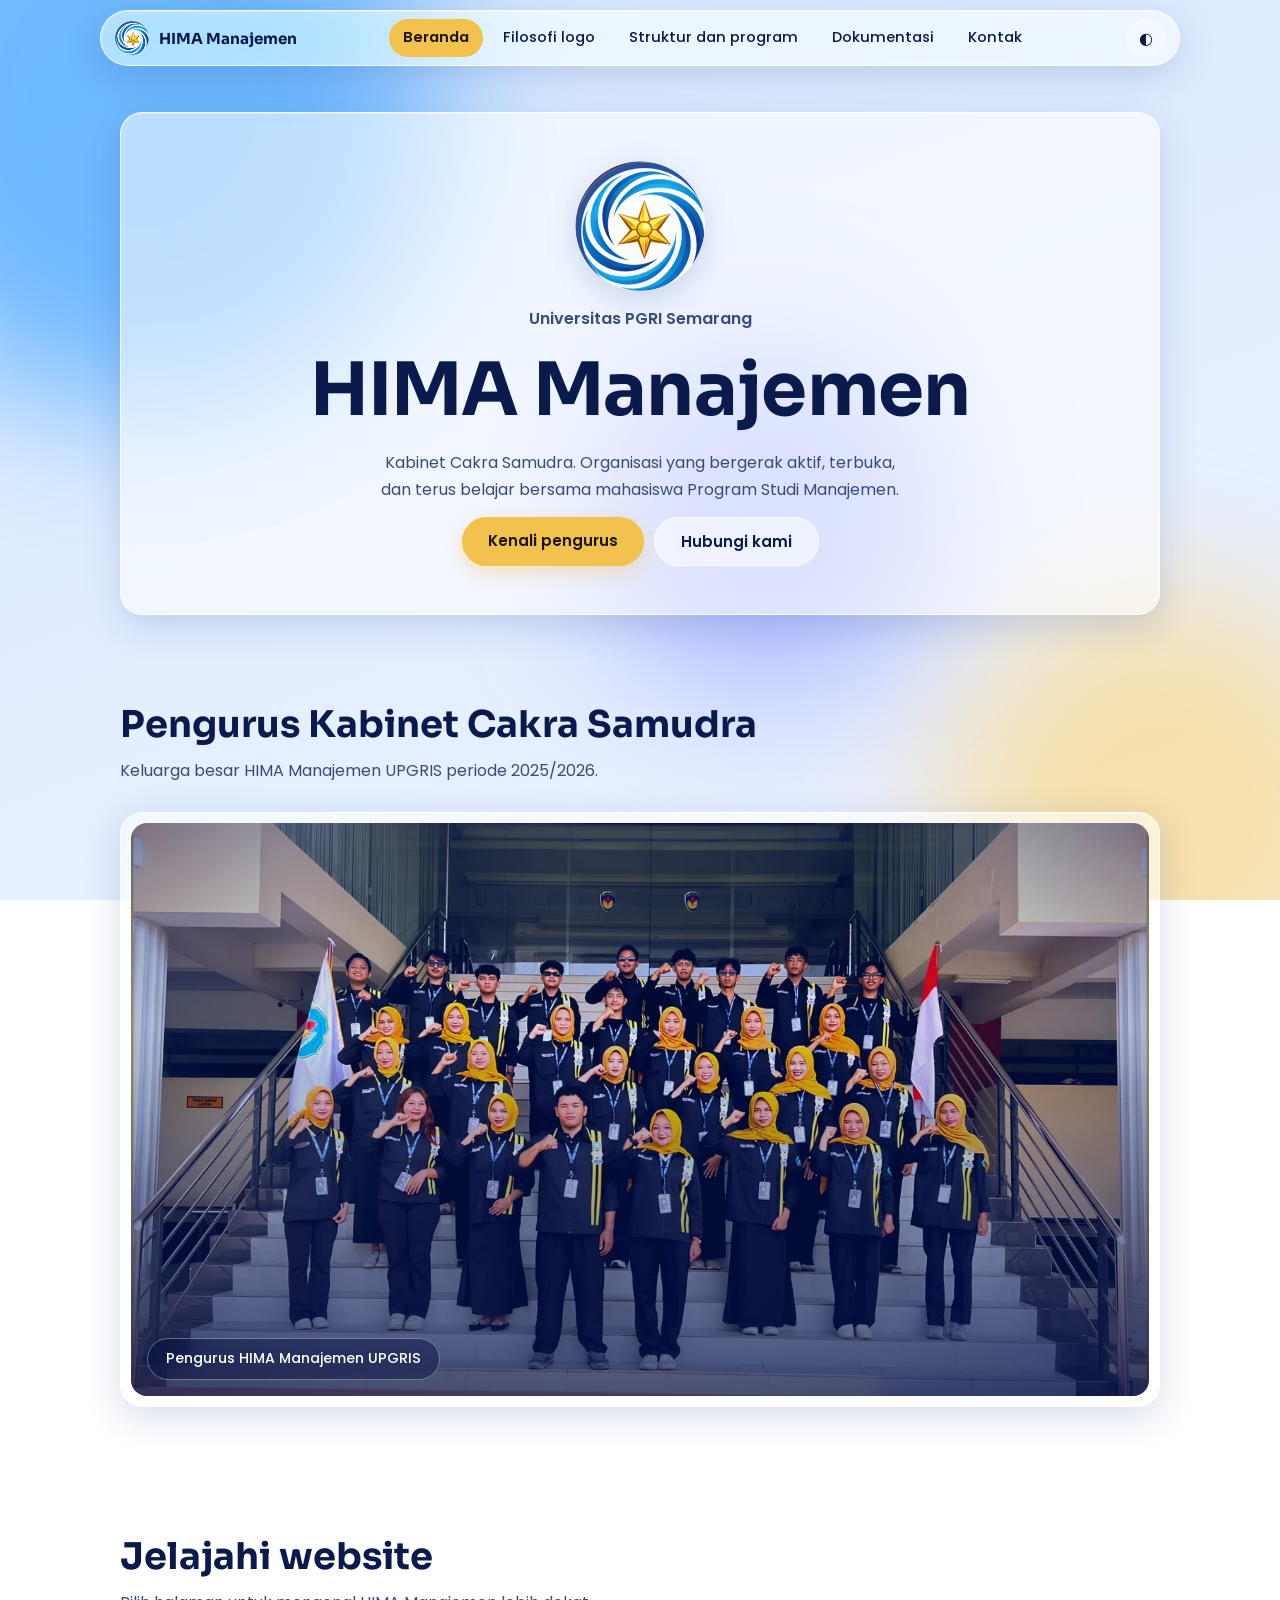
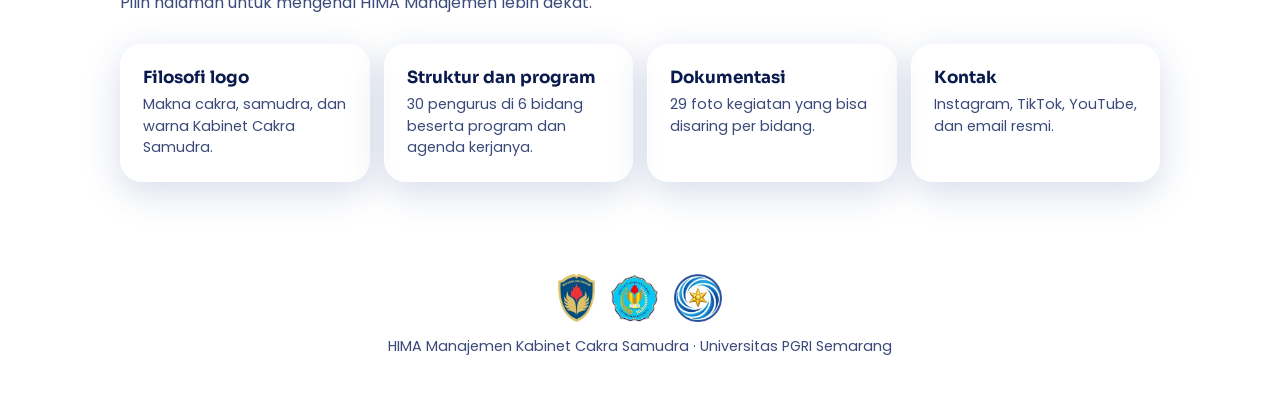
<file: hima-manajemen-upgris/index.html>
<!DOCTYPE html>
<html lang="id">
<head>
<meta charset="utf-8">
<meta name="viewport" content="width=device-width, initial-scale=1, viewport-fit=cover">
<title>HIMA Manajemen UPGRIS – Kabinet Cakra Samudra</title>
<meta name="description" content="Himpunan Mahasiswa Manajemen Universitas PGRI Semarang, Kabinet Cakra Samudra.">
<meta name="theme-color" content="#0a2078">
<link rel="icon" href="data:image/svg+xml,%3Csvg xmlns='http://www.w3.org/2000/svg' viewBox='0 0 100 100'%3E%3Ctext y='.9em' font-size='90'%3E%F0%9F%8C%8A%3C/text%3E%3C/svg%3E">
<link rel="preconnect" href="https://fonts.googleapis.com">
<link rel="preconnect" href="https://fonts.gstatic.com" crossorigin>
<link href="https://fonts.googleapis.com/css2?family=Poppins:wght@400;500;600&family=Sora:wght@600;700&display=swap" rel="stylesheet">
<link rel="stylesheet" href="css/style.css">
<script>try{var t=localStorage.getItem("theme");if(t)document.documentElement.dataset.theme=t}catch(e){}</script>
</head>
<body>
<div class="orbs" aria-hidden="true"><i></i><i></i><i></i></div>
<header>
  <div class="nav glass">
    <a class="brand" href="index.html"><img src="assets/img/logo-kabinet.webp" alt="Logo Kabinet Cakra Samudra">HIMA Manajemen</a>
    <nav aria-label="Menu utama">
      <ul id="links">
        <li><a href="index.html" aria-current="page">Beranda</a></li>
        <li><a href="filosofi.html">Filosofi logo</a></li>
        <li><a href="struktur.html">Struktur dan program</a></li>
        <li><a href="dokumentasi.html">Dokumentasi</a></li>
        <li><a href="kontak.html">Kontak</a></li>
      </ul>
    </nav>
    <div style="display:flex;gap:8px">
      <button class="ib" id="theme" aria-label="Ganti tema terang atau gelap">◐</button>
      <button class="ib" id="menu" aria-label="Buka menu" aria-expanded="false">☰</button>
    </div>
  </div>
</header>

<main id="main" class="page">
<div class="hero">
    <div class="wrap">
      <div class="glass hero-card">
        <img class="lg" src="assets/img/logo-kabinet.webp" alt="Logo Kabinet Cakra Samudra">
        <small>Universitas PGRI Semarang</small>
        <h1>HIMA Manajemen</h1>
        <p>Kabinet Cakra Samudra. Organisasi yang bergerak aktif, terbuka, dan terus belajar bersama mahasiswa Program Studi Manajemen.</p>
        <div class="row">
          <a class="btn" href="struktur.html">Kenali pengurus</a>
          <a class="btn alt" href="kontak.html">Hubungi kami</a>
        </div>
      </div>
    </div>
  </div>

  <section>
    <div class="wrap">
      <h2>Pengurus Kabinet Cakra Samudra</h2>
      <p class="lead">Keluarga besar HIMA Manajemen UPGRIS periode 2025/2026.</p>
      <figure class="glass team">
        <div class="frame">
          <img src="assets/img/foto-kabinet.webp" alt="Foto bersama pengurus HIMA Manajemen UPGRIS di tangga gedung kampus dengan tangan terkepal, membawa bendera prodi dan bendera merah putih" loading="lazy">
          <figcaption>Pengurus HIMA Manajemen UPGRIS</figcaption>
        </div>
      </figure>
    </div>
  </section>

    <section>
    <div class="wrap">
      <h2>Jelajahi website</h2>
      <p class="lead">Pilih halaman untuk mengenal HIMA Manajemen lebih dekat.</p>
      <div class="explore">
        <a class="glass ex" href="filosofi.html"><b>Filosofi logo</b><span>Makna cakra, samudra, dan warna Kabinet Cakra Samudra.</span></a>
        <a class="glass ex" href="struktur.html"><b>Struktur dan program</b><span>30 pengurus di 6 bidang beserta program dan agenda kerjanya.</span></a>
        <a class="glass ex" href="dokumentasi.html"><b>Dokumentasi</b><span>29 foto kegiatan yang bisa disaring per bidang.</span></a>
        <a class="glass ex" href="kontak.html"><b>Kontak</b><span>Instagram, TikTok, YouTube, dan email resmi.</span></a>
      </div>
    </div>
  </section>

  
</main>

<footer>
  <div class="wrap">
    <div class="logos"><img src="assets/img/logo-upgris.webp" alt="Logo Universitas PGRI Semarang"><img src="assets/img/logo-hima-manajemen.webp" alt="Logo Himpunan Mahasiswa Manajemen"><img src="assets/img/logo-cakra-samudra.webp" alt="Logo Kabinet Cakra Samudra"></div>
    <div>HIMA Manajemen Kabinet Cakra Samudra · Universitas PGRI Semarang</div>
  </div>
</footer>

<script src="js/script.js"></script>
</body>
</html>
</file>
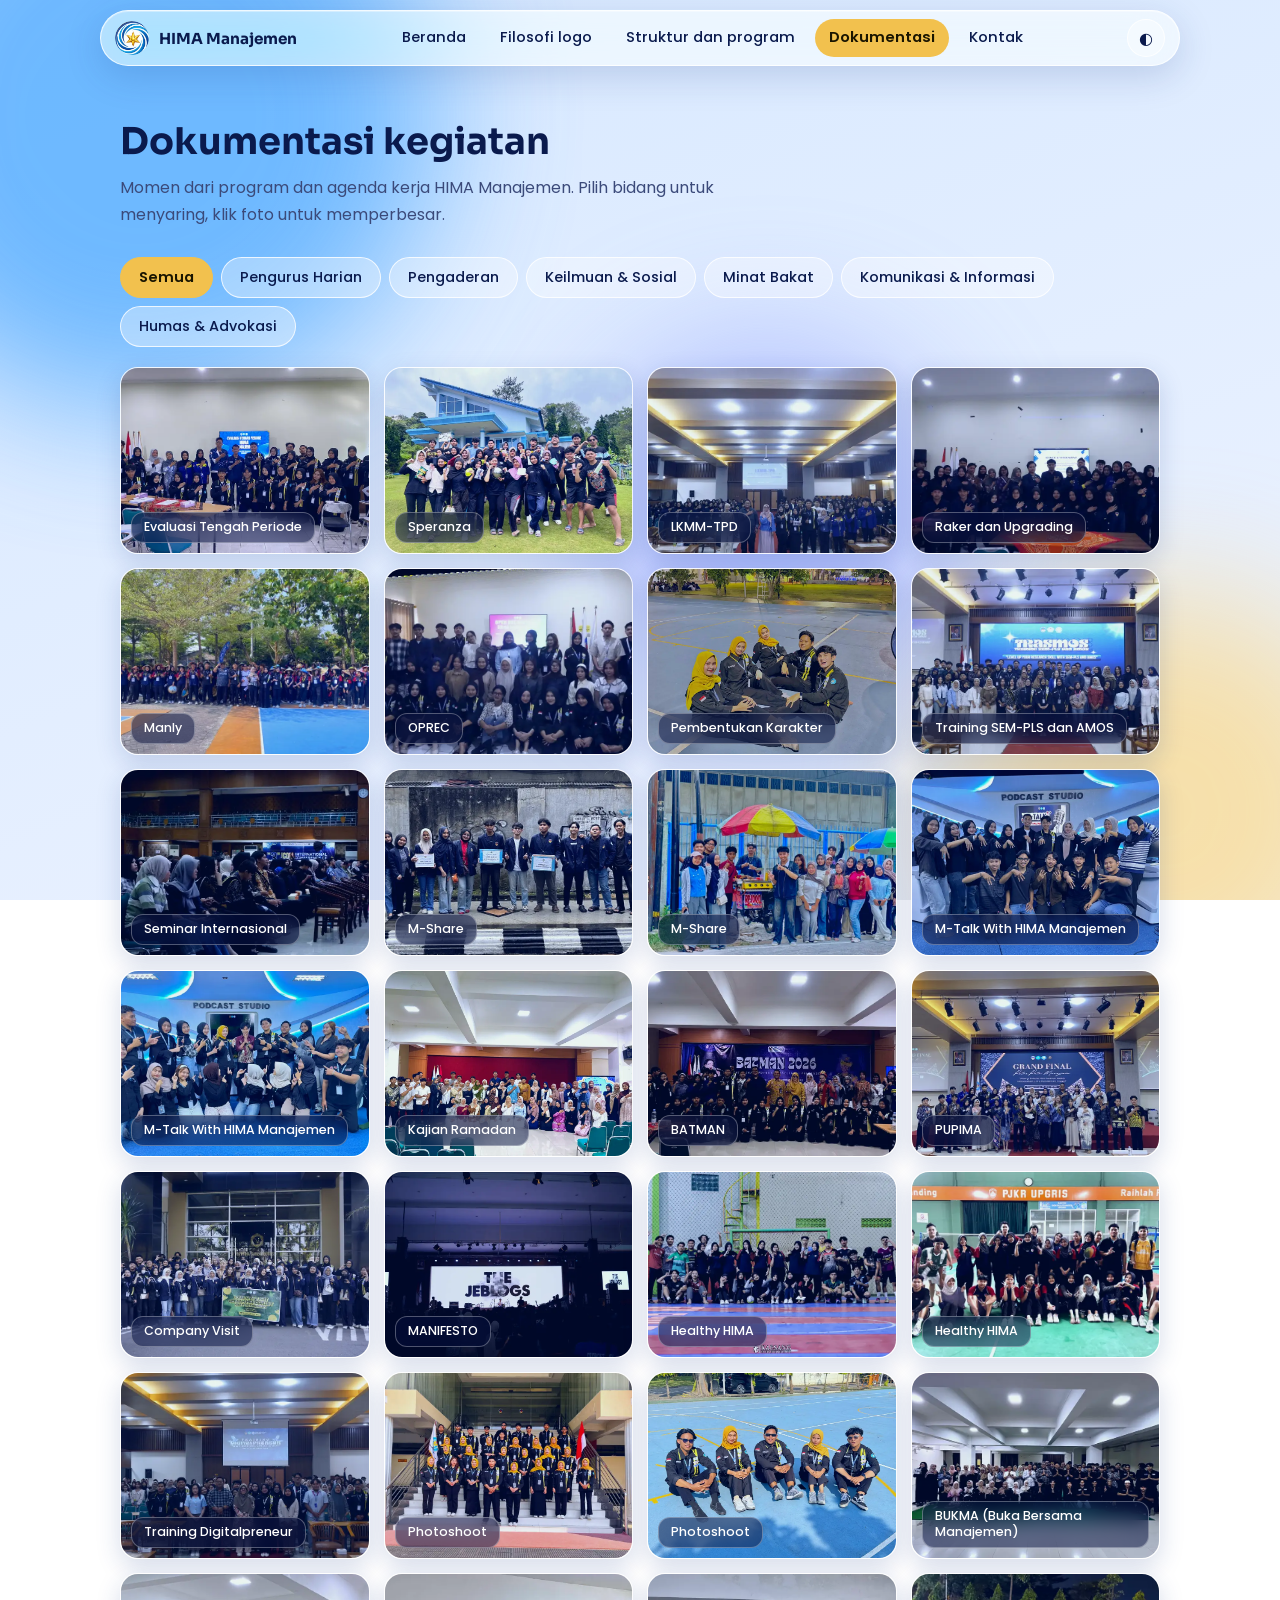
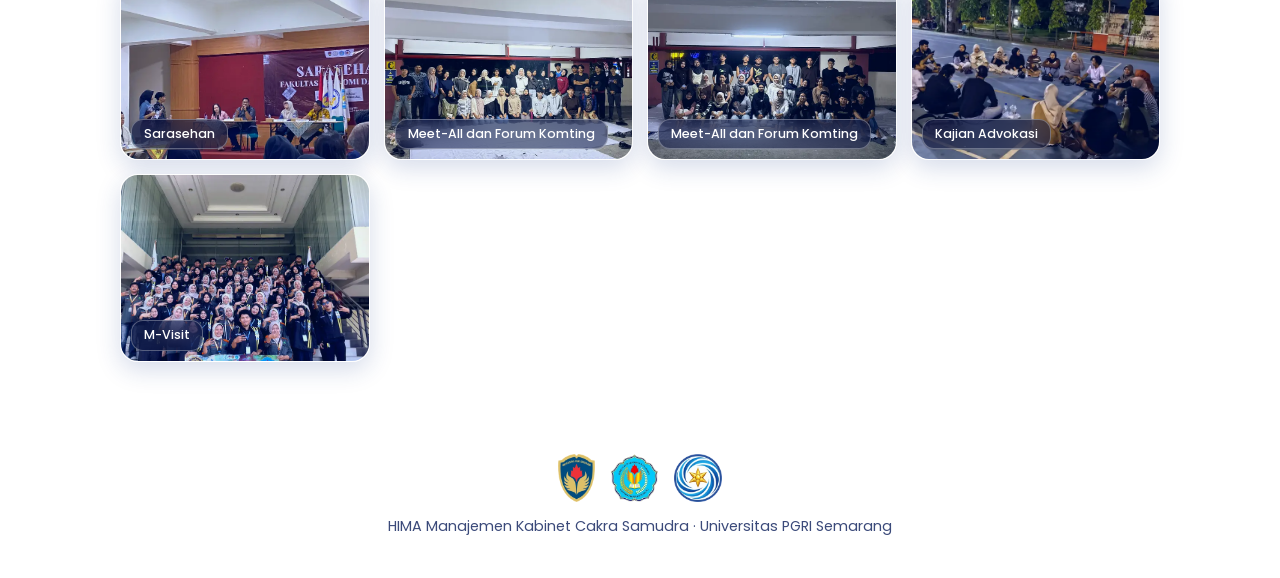
<file: hima-manajemen-upgris/dokumentasi.html>
<!DOCTYPE html>
<html lang="id">
<head>
<meta charset="utf-8">
<meta name="viewport" content="width=device-width, initial-scale=1, viewport-fit=cover">
<title>Dokumentasi – HIMA Manajemen UPGRIS</title>
<meta name="description" content="Dokumentasi kegiatan HIMA Manajemen UPGRIS.">
<meta name="theme-color" content="#0a2078">
<link rel="icon" href="data:image/svg+xml,%3Csvg xmlns='http://www.w3.org/2000/svg' viewBox='0 0 100 100'%3E%3Ctext y='.9em' font-size='90'%3E%F0%9F%8C%8A%3C/text%3E%3C/svg%3E">
<link rel="preconnect" href="https://fonts.googleapis.com">
<link rel="preconnect" href="https://fonts.gstatic.com" crossorigin>
<link href="https://fonts.googleapis.com/css2?family=Poppins:wght@400;500;600&family=Sora:wght@600;700&display=swap" rel="stylesheet">
<link rel="stylesheet" href="css/style.css">
<script>try{var t=localStorage.getItem("theme");if(t)document.documentElement.dataset.theme=t}catch(e){}</script>
</head>
<body>
<div class="orbs" aria-hidden="true"><i></i><i></i><i></i></div>
<header>
  <div class="nav glass">
    <a class="brand" href="index.html"><img src="assets/img/logo-kabinet.webp" alt="Logo Kabinet Cakra Samudra">HIMA Manajemen</a>
    <nav aria-label="Menu utama">
      <ul id="links">
        <li><a href="index.html">Beranda</a></li>
        <li><a href="filosofi.html">Filosofi logo</a></li>
        <li><a href="struktur.html">Struktur dan program</a></li>
        <li><a href="dokumentasi.html" aria-current="page">Dokumentasi</a></li>
        <li><a href="kontak.html">Kontak</a></li>
      </ul>
    </nav>
    <div style="display:flex;gap:8px">
      <button class="ib" id="theme" aria-label="Ganti tema terang atau gelap">◐</button>
      <button class="ib" id="menu" aria-label="Buka menu" aria-expanded="false">☰</button>
    </div>
  </div>
</header>

<main id="main" class="page">
<section>
    <div class="wrap">
      <h2>Dokumentasi kegiatan</h2>
      <p class="lead">Momen dari program dan agenda kerja HIMA Manajemen. Pilih bidang untuk menyaring, klik foto untuk memperbesar.</p>
      <div class="tabs" id="gtabs" role="group" aria-label="Filter dokumentasi"></div>
      <div class="grid" id="ggrid"></div>
    </div>
  </section>

    
</main>

<dialog class="glass lb" id="lb" aria-label="Foto dokumentasi">
  <img id="lbImg" alt="">
  <div class="bar"><p id="lbCap"></p>
    <div>
      <button class="ib" id="lbPrev" aria-label="Foto sebelumnya">‹</button>
      <button class="ib" id="lbNext" aria-label="Foto berikutnya">›</button>
      <button class="ib" id="lbClose" aria-label="Tutup">✕</button>
    </div>
  </div>
</dialog>

<footer>
  <div class="wrap">
    <div class="logos"><img src="assets/img/logo-upgris.webp" alt="Logo Universitas PGRI Semarang"><img src="assets/img/logo-hima-manajemen.webp" alt="Logo Himpunan Mahasiswa Manajemen"><img src="assets/img/logo-cakra-samudra.webp" alt="Logo Kabinet Cakra Samudra"></div>
    <div>HIMA Manajemen Kabinet Cakra Samudra · Universitas PGRI Semarang</div>
  </div>
</footer>

<script src="js/data.js"></script>
<script src="js/script.js"></script>
</body>
</html>
</file>
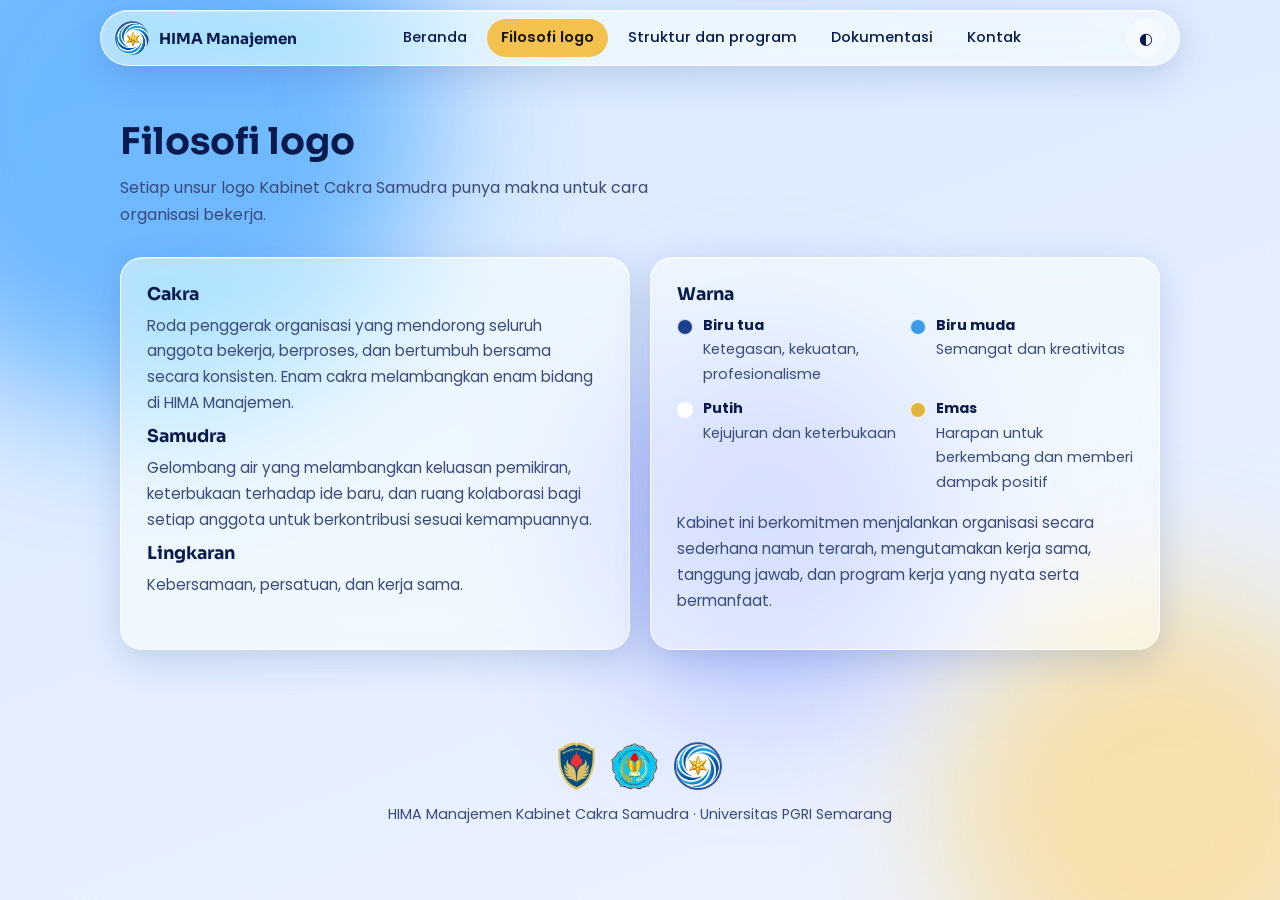
<file: hima-manajemen-upgris/filosofi.html>
<!DOCTYPE html>
<html lang="id">
<head>
<meta charset="utf-8">
<meta name="viewport" content="width=device-width, initial-scale=1, viewport-fit=cover">
<title>Filosofi logo – HIMA Manajemen UPGRIS</title>
<meta name="description" content="Makna cakra, samudra, dan warna pada logo Kabinet Cakra Samudra.">
<meta name="theme-color" content="#0a2078">
<link rel="icon" href="data:image/svg+xml,%3Csvg xmlns='http://www.w3.org/2000/svg' viewBox='0 0 100 100'%3E%3Ctext y='.9em' font-size='90'%3E%F0%9F%8C%8A%3C/text%3E%3C/svg%3E">
<link rel="preconnect" href="https://fonts.googleapis.com">
<link rel="preconnect" href="https://fonts.gstatic.com" crossorigin>
<link href="https://fonts.googleapis.com/css2?family=Poppins:wght@400;500;600&family=Sora:wght@600;700&display=swap" rel="stylesheet">
<link rel="stylesheet" href="css/style.css">
<script>try{var t=localStorage.getItem("theme");if(t)document.documentElement.dataset.theme=t}catch(e){}</script>
</head>
<body>
<div class="orbs" aria-hidden="true"><i></i><i></i><i></i></div>
<header>
  <div class="nav glass">
    <a class="brand" href="index.html"><img src="assets/img/logo-kabinet.webp" alt="Logo Kabinet Cakra Samudra">HIMA Manajemen</a>
    <nav aria-label="Menu utama">
      <ul id="links">
        <li><a href="index.html">Beranda</a></li>
        <li><a href="filosofi.html" aria-current="page">Filosofi logo</a></li>
        <li><a href="struktur.html">Struktur dan program</a></li>
        <li><a href="dokumentasi.html">Dokumentasi</a></li>
        <li><a href="kontak.html">Kontak</a></li>
      </ul>
    </nav>
    <div style="display:flex;gap:8px">
      <button class="ib" id="theme" aria-label="Ganti tema terang atau gelap">◐</button>
      <button class="ib" id="menu" aria-label="Buka menu" aria-expanded="false">☰</button>
    </div>
  </div>
</header>

<main id="main" class="page">
<section>
    <div class="wrap">
      <h2>Filosofi logo</h2>
      <p class="lead">Setiap unsur logo Kabinet Cakra Samudra punya makna untuk cara organisasi bekerja.</p>
      <div class="fil">
        <div class="glass">
          <h3>Cakra</h3><p>Roda penggerak organisasi yang mendorong seluruh anggota bekerja, berproses, dan bertumbuh bersama secara konsisten. Enam cakra melambangkan enam bidang di HIMA Manajemen.</p>
          <h3>Samudra</h3><p>Gelombang air yang melambangkan keluasan pemikiran, keterbukaan terhadap ide baru, dan ruang kolaborasi bagi setiap anggota untuk berkontribusi sesuai kemampuannya.</p>
          <h3>Lingkaran</h3><p>Kebersamaan, persatuan, dan kerja sama.</p>
        </div>
        <div class="glass">
          <h3>Warna</h3>
          <div class="sw">
            <div><i style="background:#1d3f8f"></i><span><b>Biru tua</b>Ketegasan, kekuatan, profesionalisme</span></div>
            <div><i style="background:#3c9be8"></i><span><b>Biru muda</b>Semangat dan kreativitas</span></div>
            <div><i style="background:#fff"></i><span><b>Putih</b>Kejujuran dan keterbukaan</span></div>
            <div><i style="background:#e2b53d"></i><span><b>Emas</b>Harapan untuk berkembang dan memberi dampak positif</span></div>
          </div>
          <p style="margin-top:16px">Kabinet ini berkomitmen menjalankan organisasi secara sederhana namun terarah, mengutamakan kerja sama, tanggung jawab, dan program kerja yang nyata serta bermanfaat.</p>
        </div>
      </div>
    </div>
  </section>

    
</main>

<footer>
  <div class="wrap">
    <div class="logos"><img src="assets/img/logo-upgris.webp" alt="Logo Universitas PGRI Semarang"><img src="assets/img/logo-hima-manajemen.webp" alt="Logo Himpunan Mahasiswa Manajemen"><img src="assets/img/logo-cakra-samudra.webp" alt="Logo Kabinet Cakra Samudra"></div>
    <div>HIMA Manajemen Kabinet Cakra Samudra · Universitas PGRI Semarang</div>
  </div>
</footer>

<script src="js/script.js"></script>
</body>
</html>
</file>
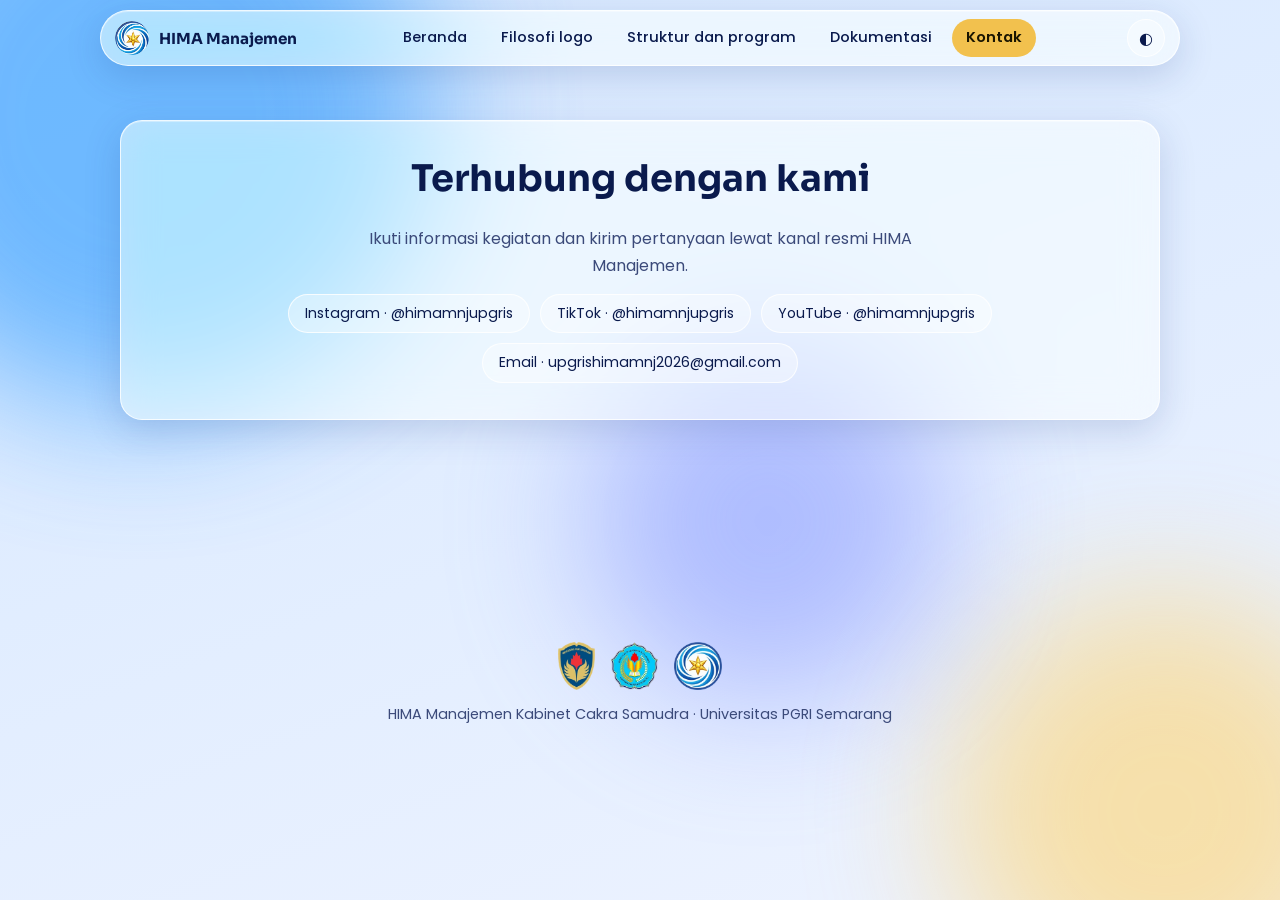
<file: hima-manajemen-upgris/kontak.html>
<!DOCTYPE html>
<html lang="id">
<head>
<meta charset="utf-8">
<meta name="viewport" content="width=device-width, initial-scale=1, viewport-fit=cover">
<title>Kontak – HIMA Manajemen UPGRIS</title>
<meta name="description" content="Instagram, TikTok, YouTube, dan email HIMA Manajemen UPGRIS.">
<meta name="theme-color" content="#0a2078">
<link rel="icon" href="data:image/svg+xml,%3Csvg xmlns='http://www.w3.org/2000/svg' viewBox='0 0 100 100'%3E%3Ctext y='.9em' font-size='90'%3E%F0%9F%8C%8A%3C/text%3E%3C/svg%3E">
<link rel="preconnect" href="https://fonts.googleapis.com">
<link rel="preconnect" href="https://fonts.gstatic.com" crossorigin>
<link href="https://fonts.googleapis.com/css2?family=Poppins:wght@400;500;600&family=Sora:wght@600;700&display=swap" rel="stylesheet">
<link rel="stylesheet" href="css/style.css">
<script>try{var t=localStorage.getItem("theme");if(t)document.documentElement.dataset.theme=t}catch(e){}</script>
</head>
<body>
<div class="orbs" aria-hidden="true"><i></i><i></i><i></i></div>
<header>
  <div class="nav glass">
    <a class="brand" href="index.html"><img src="assets/img/logo-kabinet.webp" alt="Logo Kabinet Cakra Samudra">HIMA Manajemen</a>
    <nav aria-label="Menu utama">
      <ul id="links">
        <li><a href="index.html">Beranda</a></li>
        <li><a href="filosofi.html">Filosofi logo</a></li>
        <li><a href="struktur.html">Struktur dan program</a></li>
        <li><a href="dokumentasi.html">Dokumentasi</a></li>
        <li><a href="kontak.html" aria-current="page">Kontak</a></li>
      </ul>
    </nav>
    <div style="display:flex;gap:8px">
      <button class="ib" id="theme" aria-label="Ganti tema terang atau gelap">◐</button>
      <button class="ib" id="menu" aria-label="Buka menu" aria-expanded="false">☰</button>
    </div>
  </div>
</header>

<main id="main" class="page">
<section>
    <div class="wrap">
      <div class="glass contact">
        <h2>Terhubung dengan kami</h2>
        <p class="lead" style="margin:0">Ikuti informasi kegiatan dan kirim pertanyaan lewat kanal resmi HIMA Manajemen.</p>
        <div class="row">
          <a class="pill" href="https://www.instagram.com/himamnjupgris/" target="_blank" rel="noopener noreferrer" aria-label="Instagram HIMA Manajemen, buka di tab baru">Instagram · @himamnjupgris</a>
          <a class="pill" href="https://www.tiktok.com/@himamnjupgris" target="_blank" rel="noopener noreferrer" aria-label="TikTok HIMA Manajemen, buka di tab baru">TikTok · @himamnjupgris</a>
          <a class="pill" href="https://www.youtube.com/@himamnjupgris" target="_blank" rel="noopener noreferrer" aria-label="YouTube HIMA Manajemen, buka di tab baru">YouTube · @himamnjupgris</a>
          <a class="pill" href="mailto:upgrishimamnj2026@gmail.com">Email · upgrishimamnj2026@gmail.com</a>
        </div>
      </div>
    </div>
  </section>
  
</main>

<footer>
  <div class="wrap">
    <div class="logos"><img src="assets/img/logo-upgris.webp" alt="Logo Universitas PGRI Semarang"><img src="assets/img/logo-hima-manajemen.webp" alt="Logo Himpunan Mahasiswa Manajemen"><img src="assets/img/logo-cakra-samudra.webp" alt="Logo Kabinet Cakra Samudra"></div>
    <div>HIMA Manajemen Kabinet Cakra Samudra · Universitas PGRI Semarang</div>
  </div>
</footer>

<script src="js/script.js"></script>
</body>
</html>
</file>
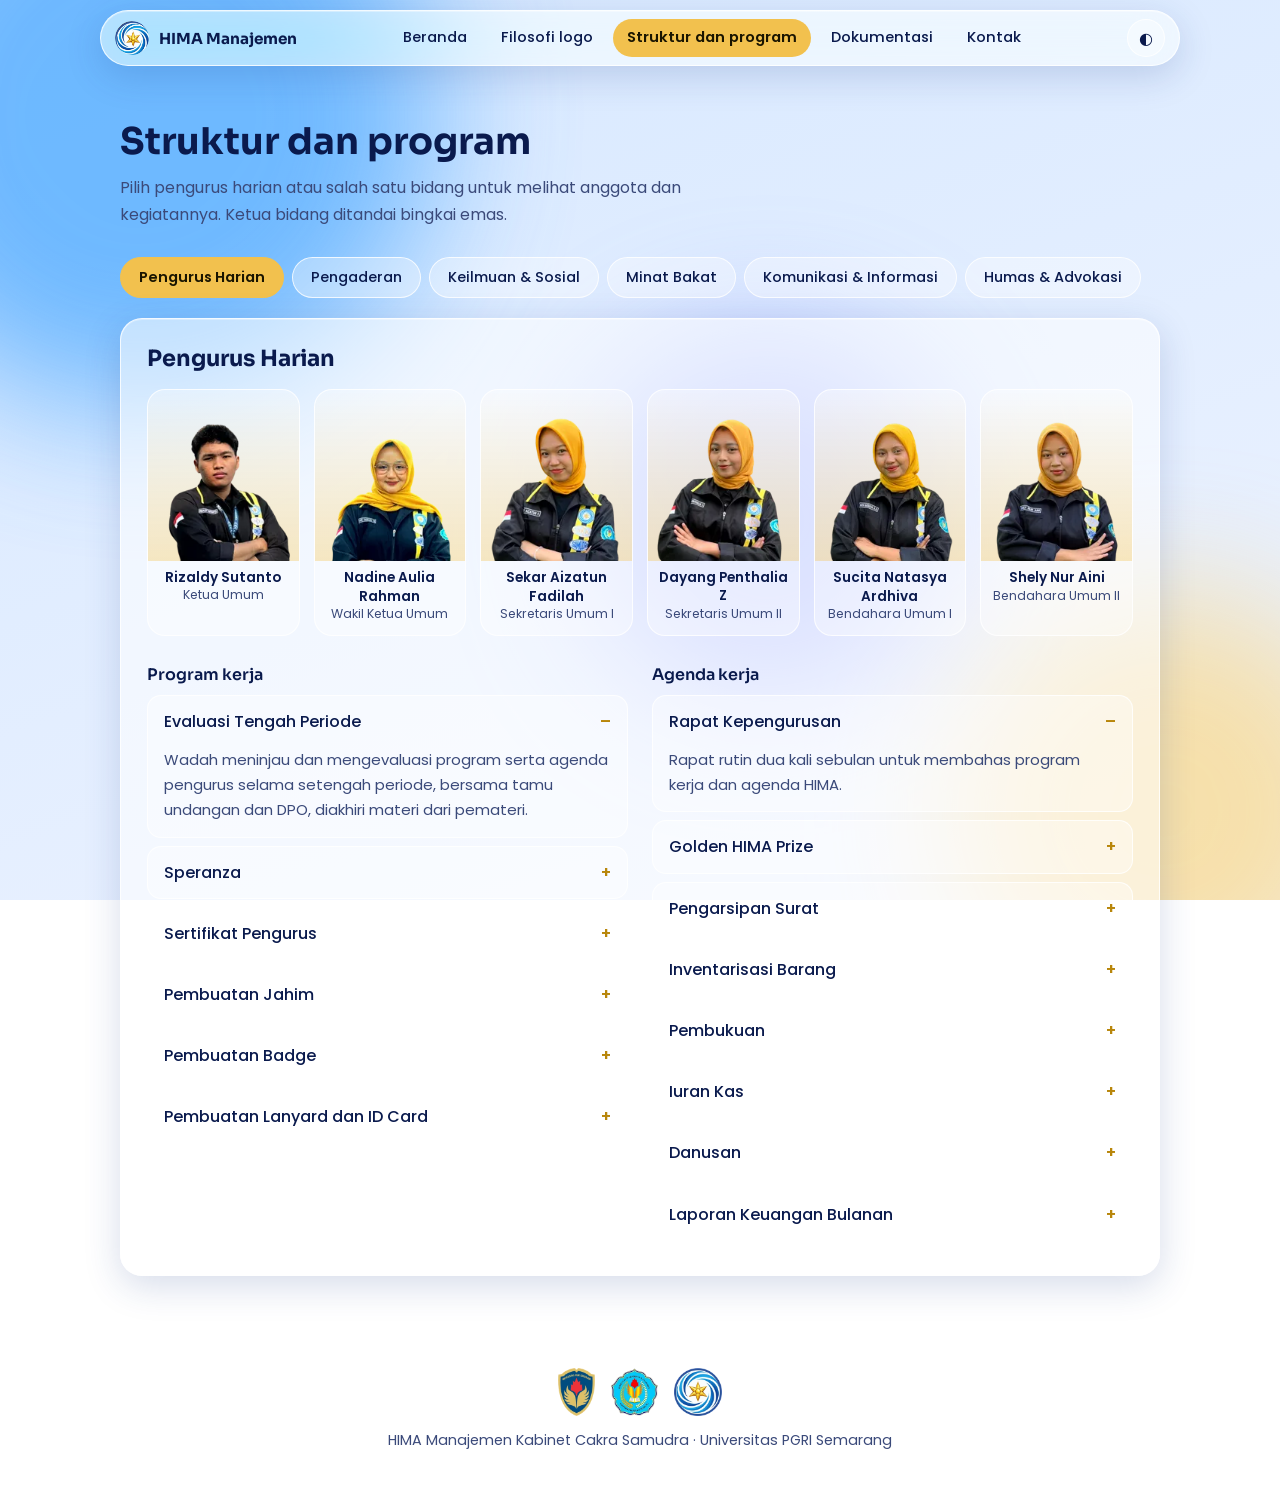
<file: hima-manajemen-upgris/struktur.html>
<!DOCTYPE html>
<html lang="id">
<head>
<meta charset="utf-8">
<meta name="viewport" content="width=device-width, initial-scale=1, viewport-fit=cover">
<title>Struktur dan program – HIMA Manajemen UPGRIS</title>
<meta name="description" content="Pengurus harian, lima bidang, serta program dan agenda kerja HIMA Manajemen UPGRIS.">
<meta name="theme-color" content="#0a2078">
<link rel="icon" href="data:image/svg+xml,%3Csvg xmlns='http://www.w3.org/2000/svg' viewBox='0 0 100 100'%3E%3Ctext y='.9em' font-size='90'%3E%F0%9F%8C%8A%3C/text%3E%3C/svg%3E">
<link rel="preconnect" href="https://fonts.googleapis.com">
<link rel="preconnect" href="https://fonts.gstatic.com" crossorigin>
<link href="https://fonts.googleapis.com/css2?family=Poppins:wght@400;500;600&family=Sora:wght@600;700&display=swap" rel="stylesheet">
<link rel="stylesheet" href="css/style.css">
<script>try{var t=localStorage.getItem("theme");if(t)document.documentElement.dataset.theme=t}catch(e){}</script>
</head>
<body>
<div class="orbs" aria-hidden="true"><i></i><i></i><i></i></div>
<header>
  <div class="nav glass">
    <a class="brand" href="index.html"><img src="assets/img/logo-kabinet.webp" alt="Logo Kabinet Cakra Samudra">HIMA Manajemen</a>
    <nav aria-label="Menu utama">
      <ul id="links">
        <li><a href="index.html">Beranda</a></li>
        <li><a href="filosofi.html">Filosofi logo</a></li>
        <li><a href="struktur.html" aria-current="page">Struktur dan program</a></li>
        <li><a href="dokumentasi.html">Dokumentasi</a></li>
        <li><a href="kontak.html">Kontak</a></li>
      </ul>
    </nav>
    <div style="display:flex;gap:8px">
      <button class="ib" id="theme" aria-label="Ganti tema terang atau gelap">◐</button>
      <button class="ib" id="menu" aria-label="Buka menu" aria-expanded="false">☰</button>
    </div>
  </div>
</header>

<main id="main" class="page">
<section>
    <div class="wrap">
      <h2>Struktur dan program</h2>
      <p class="lead">Pilih pengurus harian atau salah satu bidang untuk melihat anggota dan kegiatannya. Ketua bidang ditandai bingkai emas.</p>
      <div class="tabs" id="tabs"></div>
      <div class="glass panel" id="panel" aria-live="polite"></div>
    </div>
  </section>

    
</main>

<footer>
  <div class="wrap">
    <div class="logos"><img src="assets/img/logo-upgris.webp" alt="Logo Universitas PGRI Semarang"><img src="assets/img/logo-hima-manajemen.webp" alt="Logo Himpunan Mahasiswa Manajemen"><img src="assets/img/logo-cakra-samudra.webp" alt="Logo Kabinet Cakra Samudra"></div>
    <div>HIMA Manajemen Kabinet Cakra Samudra · Universitas PGRI Semarang</div>
  </div>
</footer>

<script src="js/data.js"></script>
<script src="js/script.js"></script>
</body>
</html>
</file>
<file: hima-manajemen-upgris/css/style.css>
:root{
  --bg1:#d6e8ff;--bg2:#eef3ff;--o1:#4aa8ff;--o2:#ffd166;--o3:#7b8cff;
  --glass:rgba(255,255,255,.55);--glass2:rgba(255,255,255,.35);--gb:rgba(255,255,255,.8);--shadow:rgba(30,60,140,.18);
  --ink:#0a1a4d;--muted:#3b4a7a;--gold:#b8860b;--goldfill:#f2c14e;--on-gold:#1a1500;
  color-scheme:light;box-sizing:border-box;padding-top:env(safe-area-inset-top,0px);padding-bottom:env(safe-area-inset-bottom,0px)}
@media (prefers-color-scheme:dark){:root:not([data-theme="light"]){--bg1:#050f3d;--bg2:#0a2078;--o1:#2f8cff;--o2:#e0a82e;--o3:#5b4bff;--glass:rgba(255,255,255,.10);--glass2:rgba(255,255,255,.06);--gb:rgba(255,255,255,.24);--shadow:rgba(0,0,0,.35);--ink:#f3f6ff;--muted:#b9c6ee;--gold:#f2c14e;color-scheme:dark}}
:root[data-theme="dark"]{--bg1:#050f3d;--bg2:#0a2078;--o1:#2f8cff;--o2:#e0a82e;--o3:#5b4bff;--glass:rgba(255,255,255,.10);--glass2:rgba(255,255,255,.06);--gb:rgba(255,255,255,.24);--shadow:rgba(0,0,0,.35);--ink:#f3f6ff;--muted:#b9c6ee;--gold:#f2c14e;color-scheme:dark}
*,*::before,*::after{box-sizing:border-box}
html{scroll-behavior:smooth;scroll-padding-top:calc(88px + env(safe-area-inset-top,0px))}
body{margin:0;min-height:100vh;color:var(--ink);font:400 1rem/1.7 Poppins,system-ui,sans-serif;background:linear-gradient(160deg,var(--bg1),var(--bg2)) fixed}
body::before{content:"";position:fixed;inset:0 0 auto;height:env(safe-area-inset-top,0px);background:var(--bg1);z-index:60}
.orbs{position:fixed;inset:0;z-index:-1;overflow:hidden;pointer-events:none}
.orbs i{position:absolute;border-radius:50%;filter:blur(70px);opacity:.75;animation:drift 22s ease-in-out infinite alternate}
.orbs i:nth-child(1){width:46vmax;height:46vmax;background:var(--o1);top:-14vmax;left:-12vmax}
.orbs i:nth-child(2){width:34vmax;height:34vmax;background:var(--o2);bottom:-10vmax;right:-8vmax;animation-delay:-8s;opacity:.55}
.orbs i:nth-child(3){width:28vmax;height:28vmax;background:var(--o3);top:38%;left:46%;animation-delay:-14s;opacity:.5}
@keyframes drift{to{transform:translate(6vmax,5vmax) scale(1.12)}}
h1,h2,h3{font-family:Sora,Poppins,sans-serif;margin:0;line-height:1.2}
h2{font-size:clamp(1.6rem,4vw,2.3rem);margin-bottom:10px}
a{color:inherit}
:focus-visible{outline:3px solid var(--goldfill);outline-offset:3px;border-radius:8px}
.wrap{max-width:1080px;margin:0 auto;padding:0 20px}
section{padding:64px 0}
.lead{color:var(--muted);max-width:60ch;margin:0 0 28px}

.glass{background:var(--glass);border:1px solid var(--gb);border-radius:22px;box-shadow:0 10px 36px var(--shadow),inset 0 1px 0 rgba(255,255,255,.35);-webkit-backdrop-filter:blur(18px) saturate(160%);backdrop-filter:blur(18px) saturate(160%)}
@supports not ((backdrop-filter:blur(1px)) or (-webkit-backdrop-filter:blur(1px))){.glass{background:var(--bg2)}}

header{position:sticky;top:calc(env(safe-area-inset-top,0px) + 10px);z-index:50;padding:0 12px}
.nav{max-width:1080px;margin:0 auto;display:flex;align-items:center;justify-content:space-between;gap:12px;padding:8px 14px;border-radius:999px}
.brand{display:flex;align-items:center;gap:10px;text-decoration:none;font:700 .95rem Sora,sans-serif}
.brand img{width:34px;height:34px;border-radius:50%}
nav ul{display:flex;gap:6px;list-style:none;margin:0;padding:0}
nav a{display:block;text-decoration:none;font-weight:500;font-size:.92rem;padding:6px 14px;border-radius:999px}
nav a:hover{background:var(--glass)}
.ib{background:var(--glass2);border:1px solid var(--gb);color:var(--ink);border-radius:50%;width:38px;height:38px;cursor:pointer;font-size:1rem}
#menu{display:none}

.hero{padding:56px 0 24px}
.hero-card{padding:48px 32px;text-align:center;display:grid;justify-items:center;gap:14px}
.hero-card img.lg{width:130px;height:130px;border-radius:50%;box-shadow:0 8px 30px var(--shadow)}
.hero small{font-size:1rem;font-weight:600;color:var(--muted)}
.hero h1{font-size:clamp(2.2rem,8vw,4.6rem);letter-spacing:-.01em}
.hero p{max-width:54ch;margin:0;color:var(--muted)}
.row{display:flex;gap:10px;flex-wrap:wrap;justify-content:center}
.btn{display:inline-block;background:var(--goldfill);color:var(--on-gold);padding:12px 26px;border-radius:999px;font:600 .95rem Poppins,sans-serif;text-decoration:none;border:0;cursor:pointer;box-shadow:0 6px 20px rgba(242,193,78,.4)}
.btn.alt{background:var(--glass);color:var(--ink);border:1px solid var(--gb);box-shadow:none}
a.pill:hover,a.pill:focus-visible{background:var(--glass);border-color:var(--goldfill)}
.pill{display:inline-flex;gap:8px;align-items:center;padding:7px 16px;border-radius:999px;font-size:.88rem;text-decoration:none;background:var(--glass2);border:1px solid var(--gb)}

.team{padding:10px;margin:0}
.team .frame{position:relative;border-radius:16px;overflow:hidden}
.team img{display:block;width:100%;aspect-ratio:16/9;object-fit:cover}
.team .frame::after{content:"";position:absolute;inset:0;pointer-events:none;background:linear-gradient(180deg,rgba(10,32,120,.10) 0%,rgba(5,15,61,0) 35%,rgba(5,15,61,.65) 100%)}
.team figcaption{position:absolute;left:16px;bottom:16px;right:16px;z-index:1;width:fit-content;max-width:calc(100% - 32px);padding:8px 18px;border-radius:999px;font-size:.88rem;font-weight:500;color:#fff;background:rgba(5,15,61,.45);border:1px solid rgba(255,255,255,.35);-webkit-backdrop-filter:blur(12px);backdrop-filter:blur(12px)}
@media (max-width:760px){.team img{aspect-ratio:4/3}}
.grid{display:grid;grid-template-columns:repeat(auto-fill,minmax(240px,1fr));gap:14px}
.g{position:relative;display:block;width:100%;padding:0;border:1px solid var(--gb);border-radius:18px;overflow:hidden;cursor:pointer;background:var(--glass2);aspect-ratio:4/3;box-shadow:0 8px 24px var(--shadow)}
.g img{width:100%;height:100%;object-fit:cover;display:block}
.g span{position:absolute;left:10px;right:10px;bottom:10px;width:fit-content;max-width:calc(100% - 20px);padding:6px 12px;border-radius:12px;font:500 .78rem/1.35 Poppins,sans-serif;color:#fff;text-align:left;background:rgba(5,15,61,.5);border:1px solid rgba(255,255,255,.3);-webkit-backdrop-filter:blur(10px);backdrop-filter:blur(10px)}
dialog.lb{border:0;padding:12px;margin:auto;width:min(980px,94vw);max-width:none;color:var(--ink);overflow:visible}
dialog.lb::backdrop{background:rgba(5,15,61,.65);-webkit-backdrop-filter:blur(8px);backdrop-filter:blur(8px)}
.lb img{display:block;width:100%;max-height:72vh;object-fit:contain;border-radius:14px;background:rgba(5,15,61,.35)}
.lb .bar{display:flex;align-items:center;justify-content:space-between;gap:12px;padding:12px 4px 2px}
.lb .bar p{margin:0;font-size:.92rem;font-weight:500}
.lb .bar div{display:flex;gap:8px;flex:none}
.page{min-height:62vh;animation:pg .4s ease both}
.page[hidden]{display:none}
@keyframes pg{from{opacity:0;transform:translateY(10px)}to{opacity:1;transform:none}}
nav a[aria-current="page"]{background:var(--goldfill);color:var(--on-gold);font-weight:600}
.explore{display:grid;grid-template-columns:repeat(auto-fit,minmax(220px,1fr));gap:14px}
.ex{display:block;padding:22px;text-decoration:none;transition:transform .25s,border-color .25s}
.ex b{display:block;font:700 1.05rem Sora,sans-serif;margin-bottom:6px}
.ex span{color:var(--muted);font-size:.9rem;line-height:1.5;display:block}
.ex:hover,.ex:focus-visible{transform:translateY(-3px);border-color:var(--goldfill)}
@media (prefers-reduced-motion:reduce){.page{animation:none}.ex{transition:none}}
.fil{display:grid;grid-template-columns:1fr 1fr;gap:20px}
.fil .glass{padding:26px}
.fil h3{font-size:1.1rem;margin-bottom:8px}
.fil p{margin:0 0 10px;color:var(--muted);font-size:.95rem}
.sw{display:grid;grid-template-columns:1fr 1fr;gap:10px;margin-top:6px}
.sw div{display:flex;gap:10px;align-items:flex-start;font-size:.9rem;color:var(--muted)}
.sw i{flex:none;width:16px;height:16px;border-radius:50%;margin-top:6px;border:1px solid var(--gb)}
.sw b{display:block;color:var(--ink)}

.tabs{display:flex;gap:8px;flex-wrap:wrap;margin-bottom:20px}
.tab{background:var(--glass2);color:var(--ink);border:1px solid var(--gb);border-radius:999px;padding:9px 18px;font:500 .9rem Poppins,sans-serif;cursor:pointer;-webkit-backdrop-filter:blur(10px);backdrop-filter:blur(10px)}
.tab[aria-pressed="true"]{background:var(--goldfill);color:var(--on-gold);border-color:var(--goldfill);font-weight:600}
.panel{padding:26px}
.panel h3{font-size:1.4rem;margin-bottom:18px}
.members{display:grid;grid-template-columns:repeat(auto-fill,minmax(150px,1fr));gap:14px;margin-bottom:28px}
.m{border-radius:18px;overflow:hidden;background:var(--glass2);border:1px solid var(--gb);text-align:center}
.m.k{border-color:var(--goldfill);box-shadow:0 0 0 2px var(--goldfill) inset}
.m .ph{aspect-ratio:3/3.4;display:flex;align-items:flex-end;justify-content:center;background:linear-gradient(180deg,transparent,rgba(242,193,78,.35))}
.m img{max-width:100%;max-height:100%;object-fit:contain}
.m div.t{padding:8px 8px 12px;line-height:1.35;font-weight:600;font-size:.85rem}
.m small{display:block;font-weight:400;color:var(--muted);font-size:.78rem}
.sub{font:600 1rem Sora,sans-serif;margin:0 0 10px}
details{border:1px solid var(--gb);background:var(--glass2);border-radius:14px;margin-bottom:8px}
summary{cursor:pointer;padding:12px 16px;font-weight:500;display:flex;justify-content:space-between;gap:12px;list-style:none}
summary::-webkit-details-marker{display:none}
summary::after{content:"+";font-weight:600;color:var(--gold)}
details[open] summary::after{content:"–"}
details p{margin:0;padding:0 16px 14px;color:var(--muted);font-size:.93rem}
.cols{display:grid;grid-template-columns:1fr 1fr;gap:24px}

.contact{padding:36px 28px;text-align:center;display:grid;gap:14px;justify-items:center}
footer{padding:28px 0 40px;text-align:center;color:var(--muted);font-size:.9rem}
footer .logos{display:flex;justify-content:center;align-items:center;gap:16px;margin-bottom:12px}
footer img{height:48px;width:auto;margin:0;display:block}

@media (max-width:760px){
  #menu{display:inline-block}
  nav ul{display:none;position:absolute;top:64px;left:12px;right:12px;flex-direction:column;padding:12px;border-radius:22px;background:var(--bg2);border:1px solid var(--gb)}
  nav ul.open{display:flex}
  .fil,.cols{grid-template-columns:1fr}
  .hero-card{padding:36px 20px}
  section{padding:48px 0}
}
@media (prefers-reduced-motion:reduce){html{scroll-behavior:auto}.orbs i{animation:none}}
</file>
